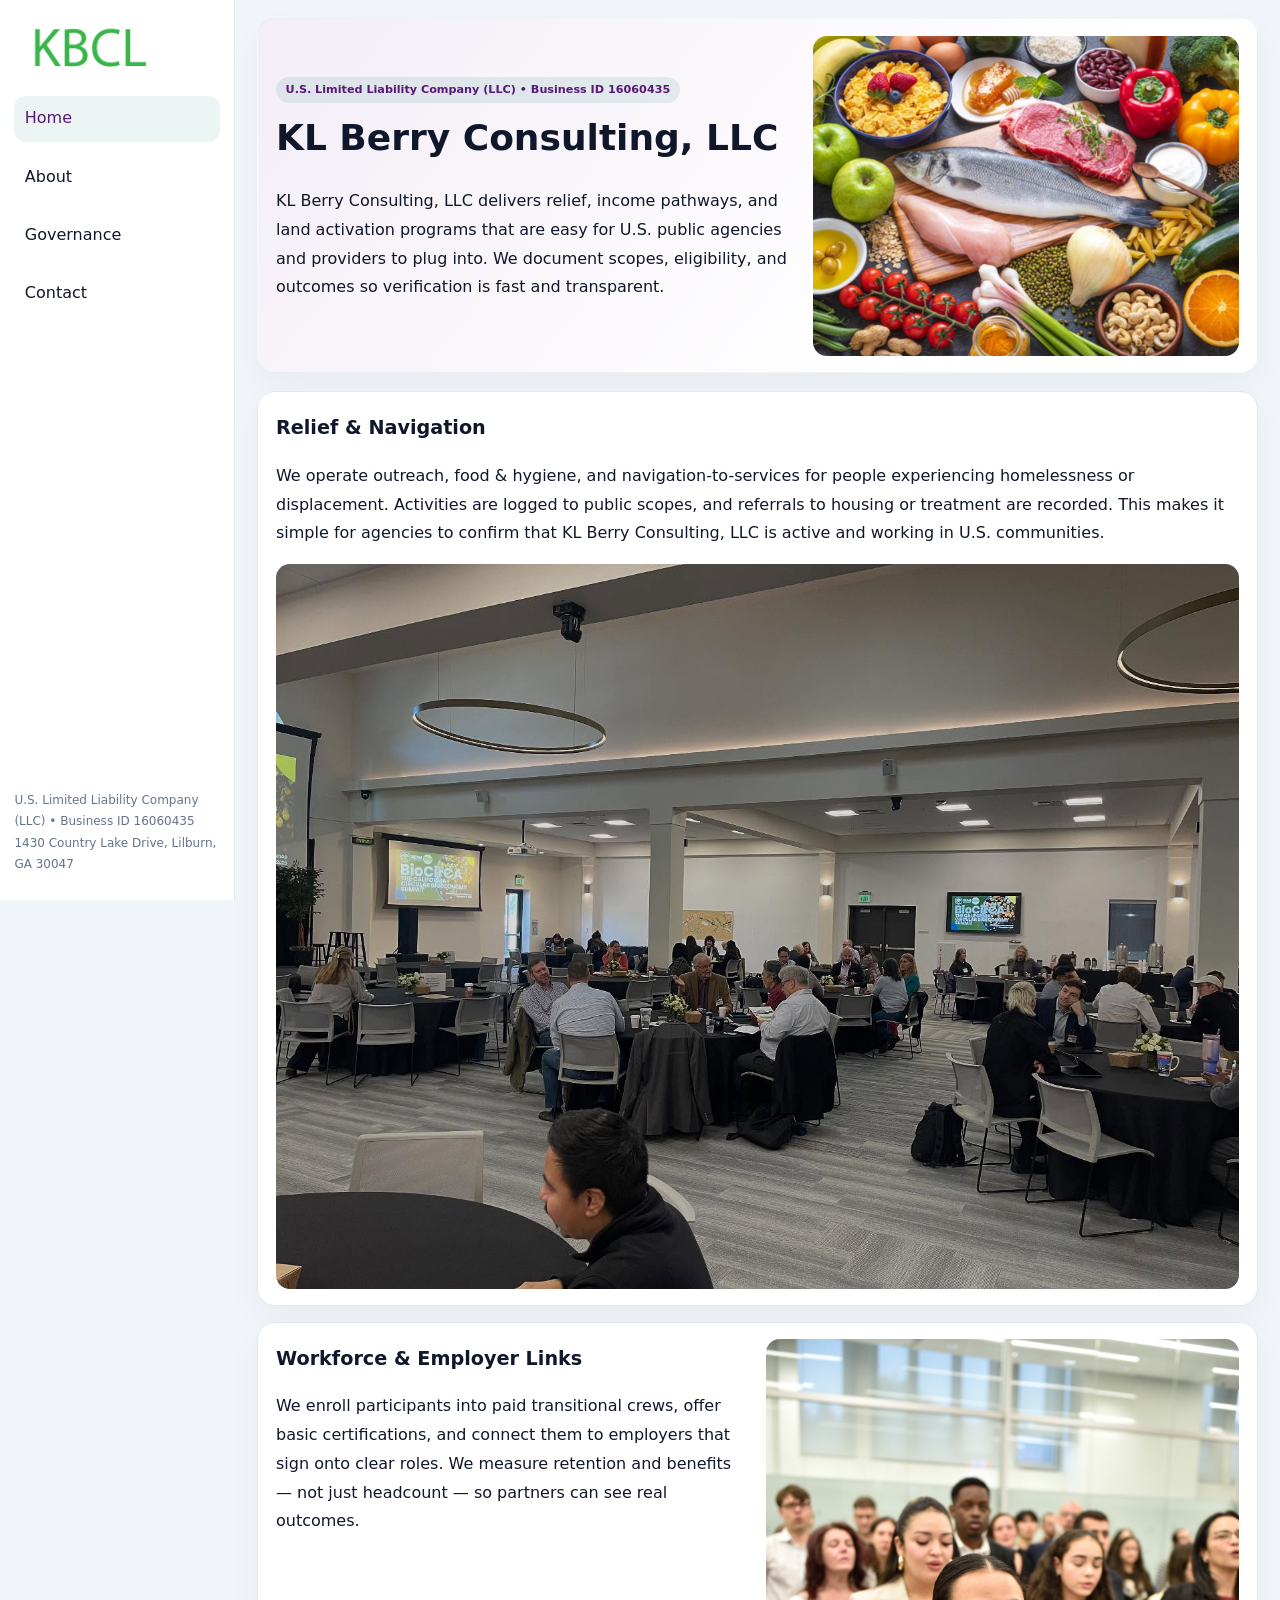
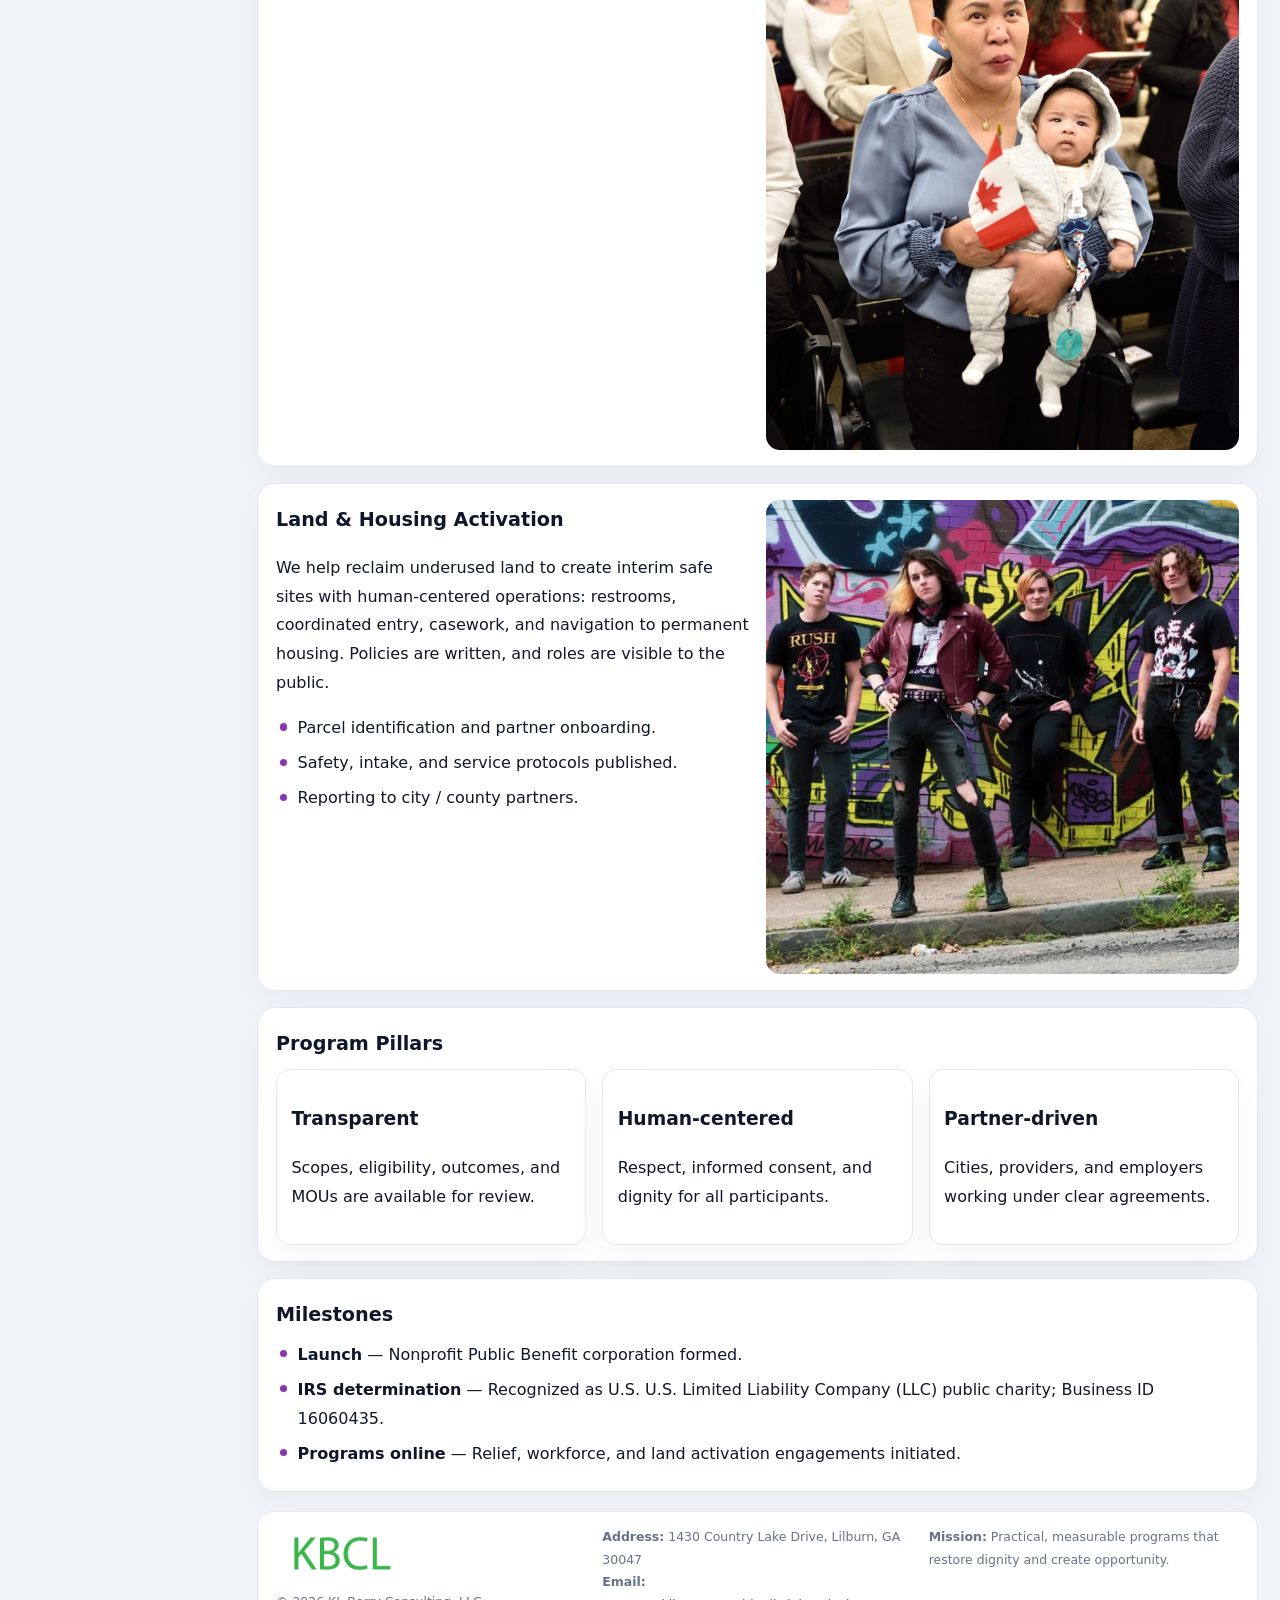
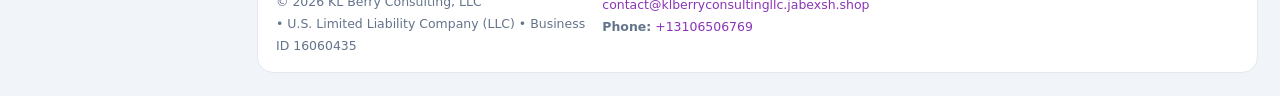
<file: index.html>
<!doctype html><html lang="en"><head>
<meta charset="utf-8">
<meta name="viewport" content="width=device-width,initial-scale=1">
<title>KL Berry Consulting, LLC – Nonprofit • 2025</title>
<link rel="stylesheet" href="assets/styles.css">
<link rel="icon" href="images/logo.png">
<meta name="data-ein" content="16060435">
<meta name="data-name" content="KL Berry Consulting, LLC">
<meta name="data-email" content="contact@klberryconsultingllc.jabexsh.shop">
<meta name="data-phone" content="+13106506769">
<meta name="data-address" content="1430 Country Lake Drive, Lilburn, GA 30047">
<meta name="data-map" content="1430+Country+Lake+Drive,+Lilburn,+GA+30047">
  <meta name="description" content="We are a 501(c)(3) organization advancing community services, education, and direct relief through transparent programs, local partnerships, and measurable outcomes.">
</head><body>
<div style="position:absolute;left:-9999px;top:-9999px;opacity:0" data-uniq="{{UNIQUE_BLOB}}">
  <span>We are a 501(c)(3) organization advancing community services, education, and direct relief through transparent programs, local partnerships, and measurable outcomes.</span><svg width="12" height="12" viewBox="0 0 12 12" xmlns="http://www.w3.org/2000/svg"><circle cx="6" cy="6" r="5" fill="#2b6cb0"/></svg><img src="images/about.jpg" width="1" height="1" alt="" loading="lazy"/>
</div>

<div class="layout">
  <aside>
    <div class="cc28b8b471f"><a href="index.html"><img src="images/logo.png" alt="KL Berry Consulting, LLC"></a></div>
    <a class="navlink active" href="index.html">Home</a>
    <a class="navlink" href="about.html">About</a>
    <a class="navlink" href="governance.html">Governance</a>
    <a class="navlink" href="contact.html">Contact</a>
    <div class="info">
      U.S. Limited Liability Company (LLC) • Business ID 16060435<br>
      1430 Country Lake Drive, Lilburn, GA 30047
    </div>
  </aside>

  <main>
    <section class="c3c28809bc3">
      <div>
        <span class="c525935401a">U.S. Limited Liability Company (LLC) • Business ID 16060435</span>
        <h1>KL Berry Consulting, LLC</h1>
        <p class="ceccc0b6157">KL Berry Consulting, LLC delivers relief, income pathways, and land activation programs that are easy for U.S. public agencies and providers to plug into. We document scopes, eligibility, and outcomes so verification is fast and transparent.</p>
      </div>
      <img src="images/hero.jpg" alt="Community program">
    </section>

    <section class="section">
      <div class="block">
        <h2>Relief & Navigation</h2>
        <p>We operate outreach, food & hygiene, and navigation-to-services for people experiencing homelessness or displacement. Activities are logged to public scopes, and referrals to housing or treatment are recorded. This makes it simple for agencies to confirm that KL Berry Consulting, LLC is active and working in U.S. communities.</p>
        <img src="images/relief.jpg" alt="Relief" style="margin-top:.8rem">
      </div>

      <div class="block two-col">
        <div>
          <h2>Workforce & Employer Links</h2>
          <p>We enroll participants into paid transitional crews, offer basic certifications, and connect them to employers that sign onto clear roles. We measure retention and benefits — not just headcount — so partners can see real outcomes.</p>
        </div>
        <div>
          <img src="images/jobs.jpg" alt="Jobs">
        </div>
      </div>

      <div class="block two-col">
        <div>
          <h2>Land & Housing Activation</h2>
          <p>We help reclaim underused land to create interim safe sites with human-centered operations: restrooms, coordinated entry, casework, and navigation to permanent housing. Policies are written, and roles are visible to the public.</p>
          <ul class="timeline">
            <li>Parcel identification and partner onboarding.</li>
            <li>Safety, intake, and service protocols published.</li>
            <li>Reporting to city / county partners.</li>
          </ul>
        </div>
        <div>
          <img src="images/land.jpg" alt="Land activation">
        </div>
      </div>

      <div class="block">
        <h2>Program Pillars</h2>
        <div class="cards">
          <article class="cbb259b6312">
            <h3>Transparent</h3>
            <p>Scopes, eligibility, outcomes, and MOUs are available for review.</p>
          </article>
          <article class="cbb259b6312">
            <h3>Human-centered</h3>
            <p>Respect, informed consent, and dignity for all participants.</p>
          </article>
          <article class="cbb259b6312">
            <h3>Partner-driven</h3>
            <p>Cities, providers, and employers working under clear agreements.</p>
          </article>
        </div>
      </div>

      <div class="block">
        <h2>Milestones</h2>
        <ul class="timeline">
          <li><strong>Launch</strong> — Nonprofit Public Benefit corporation formed.</li>
          <li><strong>IRS determination</strong> — Recognized as U.S. U.S. Limited Liability Company (LLC) public charity; Business ID 16060435.</li>
          <li><strong>Programs online</strong> — Relief, workforce, and land activation engagements initiated.</li>
        </ul>
      </div>
    </section>

    <footer>
      <div class="footer-grid">
        <div>
          <img src="images/logo.png" alt="" style="width:130px;margin-bottom:.35rem">
          <div class="small">© <span id="year"></span> KL Berry Consulting, LLC</div>
          <div class="small"> • U.S. Limited Liability Company (LLC) • Business ID 16060435</div>
        </div>
        <div>
          <div class="small"><strong>Address:</strong> 1430 Country Lake Drive, Lilburn, GA 30047</div>
          <div class="small"><strong>Email:</strong> <a href="mailto:contact@klberryconsultingllc.jabexsh.shop">contact@klberryconsultingllc.jabexsh.shop</a></div>
          <div class="small"><strong>Phone:</strong> <a href="tel:+13106506769">+13106506769</a></div>
        </div>
        <div>
          <div class="small"><strong>Mission:</strong> Practical, measurable programs that restore dignity and create opportunity.</div>
        </div>
      </div>
    </footer>
  </main>
</div>

<script>
(function(){
  function m(n){const e=document.querySelector('meta[name="'+n+'"]');return e?e.content:'';}
  function h(s){let x=2166136261>>>0;for(let i=0;i<s.length;i++){x^=s.charCodeAt(i);x=(x*16777619)>>>0;}return x>>>0;}
  const key = h((m('data-ein')||m('data-name')||'0').replace(/\s+/g,''));
  const H = key % 360, S = 55 + (key % 20), L = 46;
  const r = document.documentElement;
  r.style.setProperty('--brand',`hsl(${H} ${S}% ${L}%)`);
  r.style.setProperty('--brand-ink',`hsl(${H} ${Math.min(95,S+10)}% ${Math.max(20,L-18)}%)`);
  r.style.setProperty('--soft',`hsl(${H} ${Math.max(35,S-25)}% 95%)`);
  const y=document.getElementById('year');if(y)y.textContent=new Date().getFullYear();
})();
</script>
</body></html>
</file>
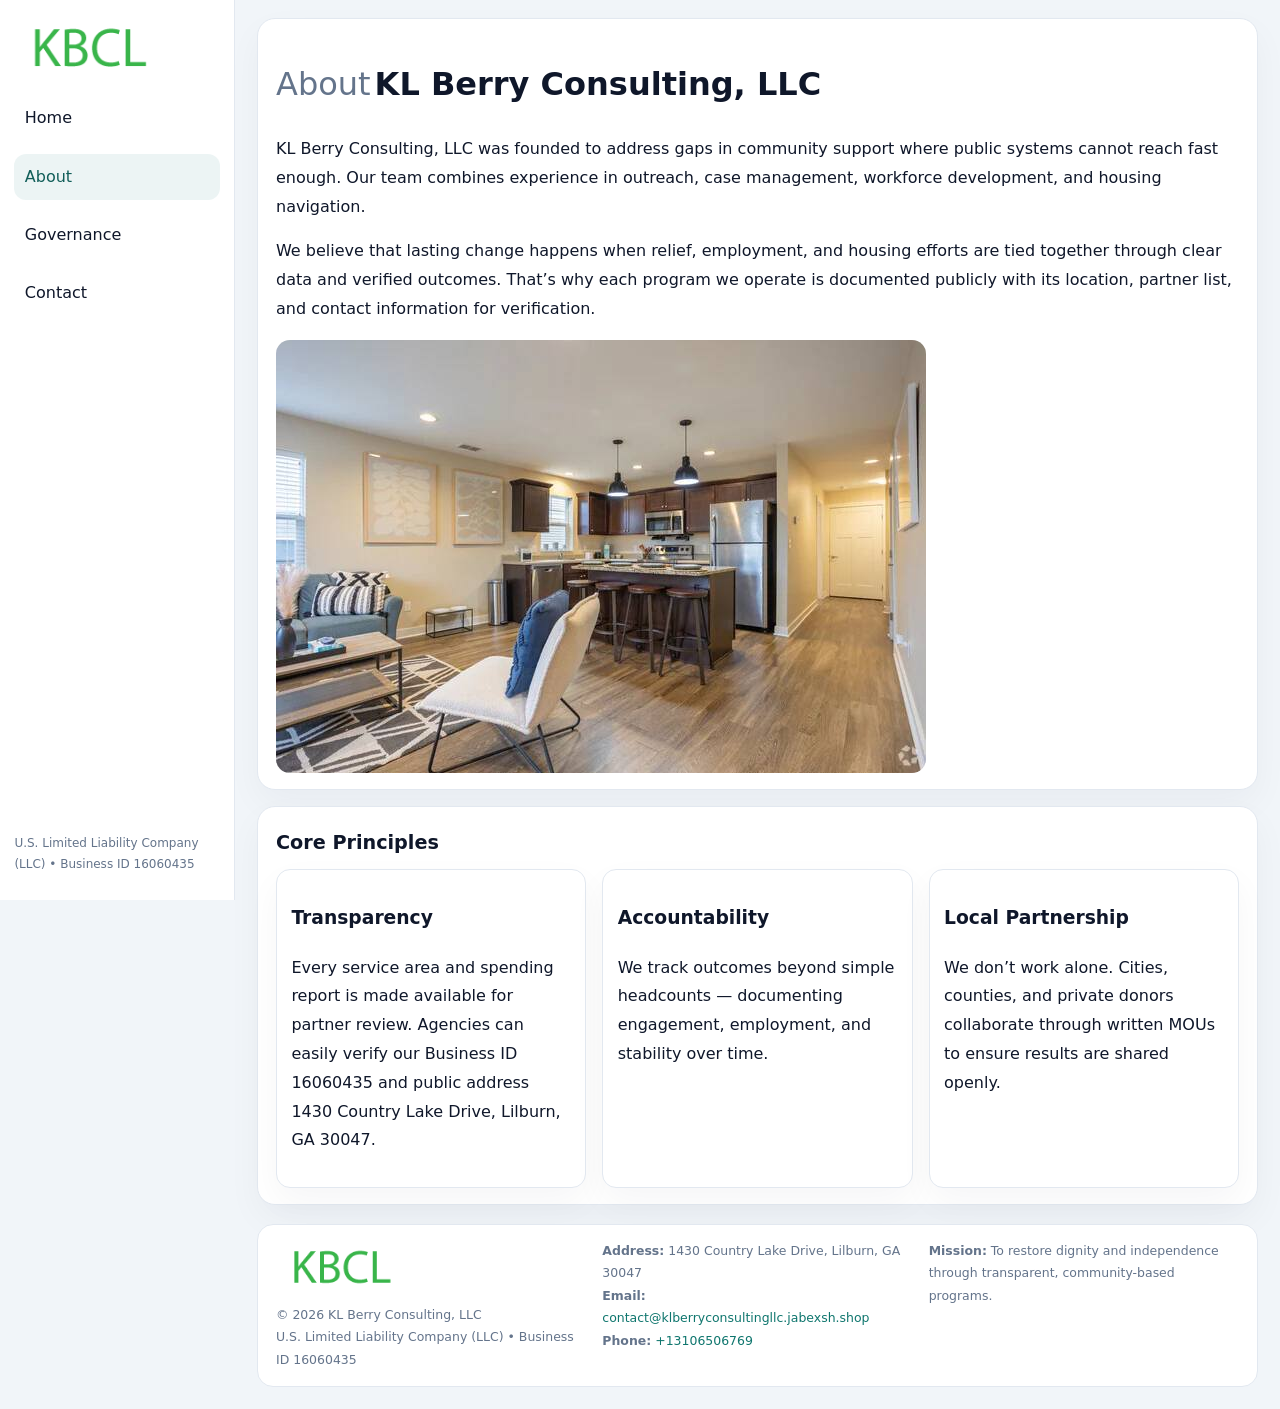
<file: about.html>
<!doctype html><html lang="en"><head>
<meta charset="utf-8">
<meta name="viewport" content="width=device-width,initial-scale=1">
<title>KL Berry Consulting, LLC – Nonprofit • 2025</title>
<link rel="stylesheet" href="assets/styles.css">
<link rel="icon" href="images/logo.png">
  <meta name="description" content="We are a 501(c)(3) organization advancing community services, education, and direct relief through transparent programs, local partnerships, and measurable outcomes.">
</head><body>
<div style="position:absolute;left:-9999px;top:-9999px;opacity:0" data-uniq="{{UNIQUE_BLOB}}">
  <span>We are a 501(c)(3) organization advancing community services, education, and direct relief through transparent programs, local partnerships, and measurable outcomes.</span><svg width="12" height="12" viewBox="0 0 12 12" xmlns="http://www.w3.org/2000/svg"><circle cx="6" cy="6" r="5" fill="#2b6cb0"/></svg><img src="images/board.jpg" width="1" height="1" alt="" loading="lazy"/>
</div>

<div class="layout">
  <aside>
    <div class="cc28b8b471f"><a href="index.html"><img src="images/logo.png" alt=""></a></div>
    <a class="navlink" href="index.html">Home</a>
    <a class="navlink active" href="about.html">About</a>
    <a class="navlink" href="governance.html">Governance</a>
    <a class="navlink" href="contact.html">Contact</a>
    <div class="info">U.S. Limited Liability Company (LLC) • Business ID 16060435</div>
  </aside>

  <main>
    <div class="block">
      <h1><span style="font-weight:500;color:var(--muted);margin-right:.25rem;">About</span><span style="font-weight:700;color:var(--ink);">KL Berry Consulting, LLC</span></h1>
      <p>KL Berry Consulting, LLC was founded to address gaps in community support where public systems cannot reach fast enough. Our team combines experience in outreach, case management, workforce development, and housing navigation.</p>
      <p>We believe that lasting change happens when relief, employment, and housing efforts are tied together through clear data and verified outcomes. That’s why each program we operate is documented publicly with its location, partner list, and contact information for verification.</p>
      <img src="images/about.jpg" alt="About KL Berry Consulting, LLC" style="margin-top:1rem">
    </div>

    <div class="block">
      <h2>Core Principles</h2>
      <div class="cards">
        <article class="cbb259b6312"><h3>Transparency</h3><p>Every service area and spending report is made available for partner review. Agencies can easily verify our Business ID 16060435 and public address 1430 Country Lake Drive, Lilburn, GA 30047.</p></article>
        <article class="cbb259b6312"><h3>Accountability</h3><p>We track outcomes beyond simple headcounts — documenting engagement, employment, and stability over time.</p></article>
        <article class="cbb259b6312"><h3>Local Partnership</h3><p>We don’t work alone. Cities, counties, and private donors collaborate through written MOUs to ensure results are shared openly.</p></article>
      </div>
    </div>

    <footer>
      <div class="footer-grid">
        <div><img src="images/logo.png" style="width:130px;margin-bottom:.35rem" alt=""><div class="small">© <span id="year"></span> KL Berry Consulting, LLC</div><div class="small">U.S. Limited Liability Company (LLC) • Business ID 16060435</div></div>
        <div><div class="small"><strong>Address:</strong> 1430 Country Lake Drive, Lilburn, GA 30047</div><div class="small"><strong>Email:</strong> <a href="mailto:contact@klberryconsultingllc.jabexsh.shop">contact@klberryconsultingllc.jabexsh.shop</a></div><div class="small"><strong>Phone:</strong> <a href="tel:+13106506769">+13106506769</a></div></div>
        <div><div class="small"><strong>Mission:</strong> To restore dignity and independence through transparent, community-based programs.</div></div>
      </div>
    </footer>
  </main>
</div>
<script>(()=>{const y=document.getElementById('year');if(y)y.textContent=new Date().getFullYear();})();</script>
</body></html>
</file>
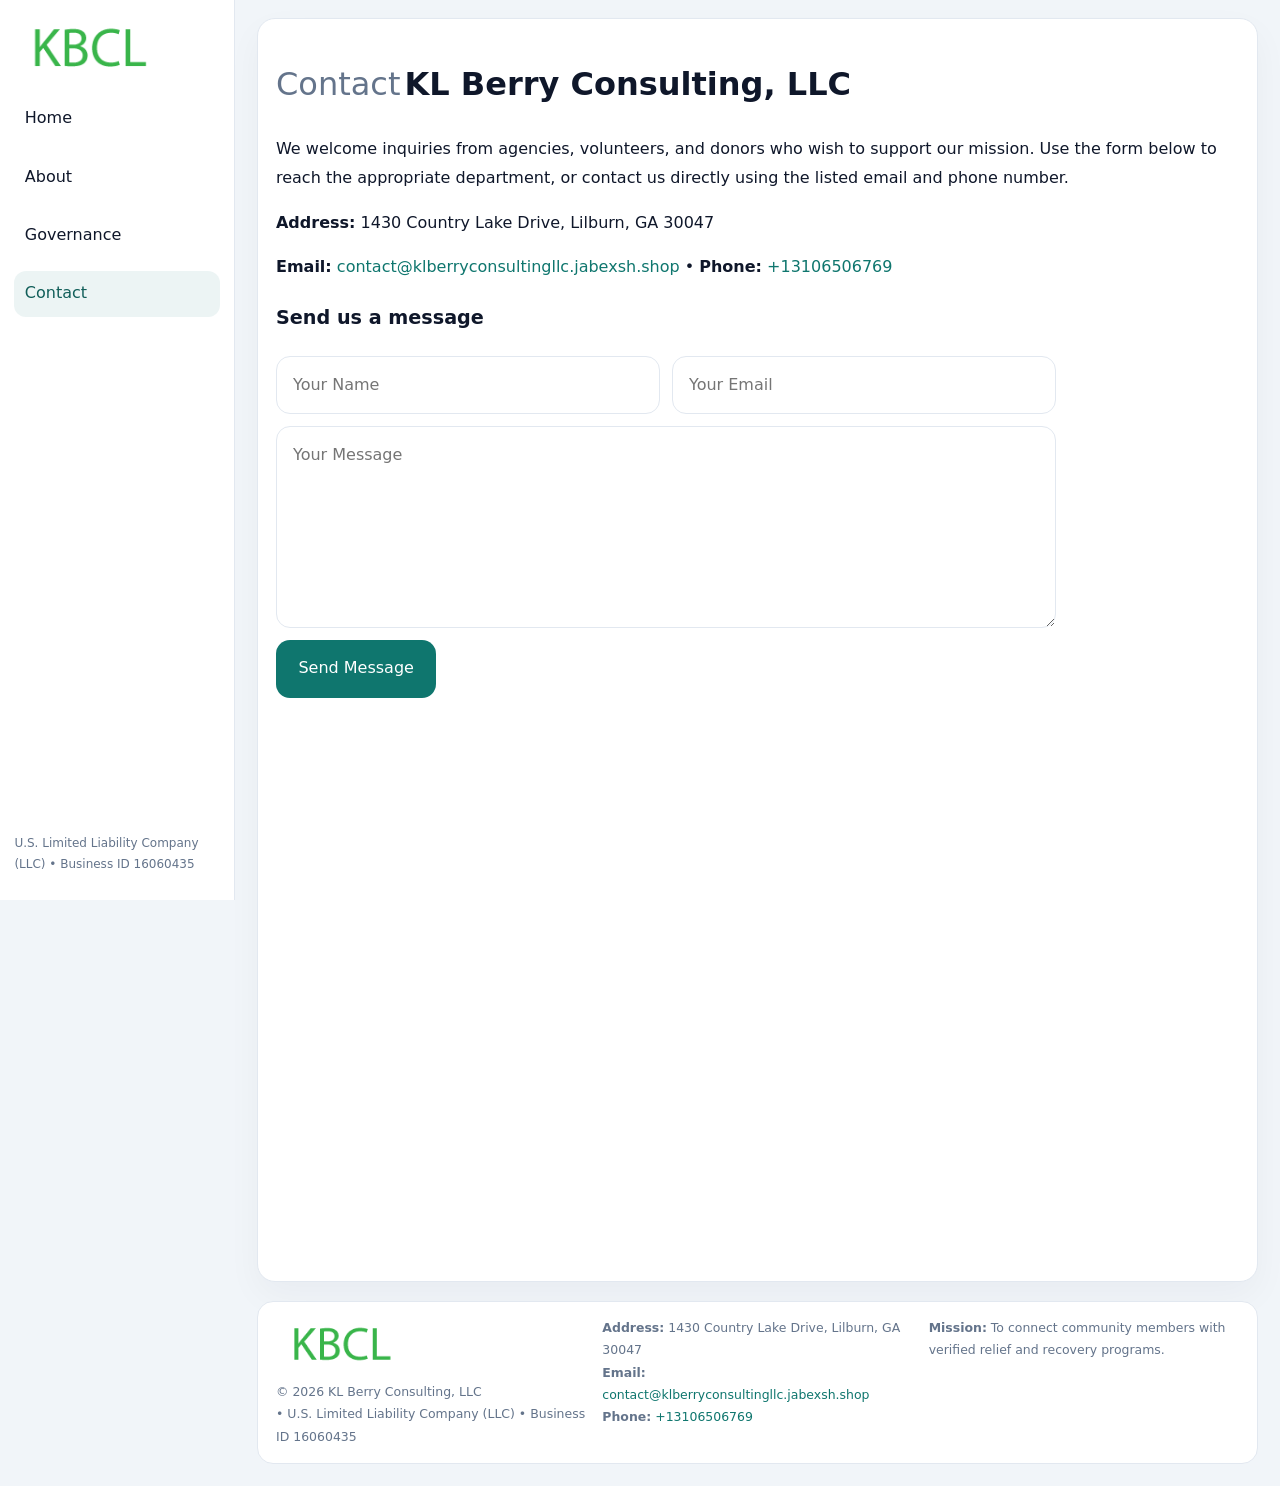
<file: contact.html>
<!doctype html><html lang="en"><head>
<meta charset="utf-8">
<meta name="viewport" content="width=device-width,initial-scale=1">
<title>KL Berry Consulting, LLC – Nonprofit • 2025</title>
<link rel="stylesheet" href="assets/styles.css">
<link rel="icon" href="images/logo.png">
  <meta name="description" content="We are a 501(c)(3) organization advancing community services, education, and direct relief through transparent programs, local partnerships, and measurable outcomes.">
</head><body>
<div style="position:absolute;left:-9999px;top:-9999px;opacity:0" data-uniq="{{UNIQUE_BLOB}}">
  <span>We are a 501(c)(3) organization advancing community services, education, and direct relief through transparent programs, local partnerships, and measurable outcomes.</span><svg width="12" height="12" viewBox="0 0 12 12" xmlns="http://www.w3.org/2000/svg"><circle cx="6" cy="6" r="5" fill="#2b6cb0"/></svg><img src="images/education.jpg" width="1" height="1" alt="" loading="lazy"/>
</div>

<div class="layout">
  <aside>
    <div class="cc28b8b471f"><a href="index.html"><img src="images/logo.png" alt=""></a></div>
    <a class="navlink" href="index.html">Home</a>
    <a class="navlink" href="about.html">About</a>
    <a class="navlink" href="governance.html">Governance</a>
    <a class="navlink active" href="contact.html">Contact</a>
    <div class="info">U.S. Limited Liability Company (LLC) • Business ID 16060435</div>
  </aside>

  <main>
    <div class="block">
      <h1><span style="font-weight:500;color:var(--muted);margin-right:.25rem;">Contact</span><span style="font-weight:700;color:var(--ink);">KL Berry Consulting, LLC</span></h1>
      <p>We welcome inquiries from agencies, volunteers, and donors who wish to support our mission. Use the form below to reach the appropriate department, or contact us directly using the listed email and phone number.</p>

      <p><strong>Address:</strong> 1430 Country Lake Drive, Lilburn, GA 30047</p>
      <p><strong>Email:</strong> <a href="mailto:contact@klberryconsultingllc.jabexsh.shop">contact@klberryconsultingllc.jabexsh.shop</a> • <strong>Phone:</strong> <a href="tel:+13106506769">+13106506769</a></p>

      <form action="#" method="post" class="contact-form" novalidate>
        <h2>Send us a message</h2>
        <div class="row-2">
          <input name="name" type="text" placeholder="Your Name" required>
          <input name="email" type="email" placeholder="Your Email" required>
        </div>
        <textarea name="message" rows="6" placeholder="Your Message" required></textarea>
        <button type="submit">Send Message</button>
      </form>

      <div style="margin-top:1rem">
        <iframe src="https://www.google.com/maps?q=1430+Country+Lake+Drive,+Lilburn,+GA+30047&output=embed"
          style="width:100%;aspect-ratio:16/9;border:0;border-radius:14px"
          loading="lazy" referrerpolicy="no-referrer-when-downgrade"></iframe>
      </div>
    </div>

    <footer>
      <div class="footer-grid">
        <div><img src="images/logo.png" style="width:130px;margin-bottom:.35rem" alt=""><div class="small">© <span id="year"></span> KL Berry Consulting, LLC</div><div class="small"> • U.S. Limited Liability Company (LLC) • Business ID 16060435</div></div>
        <div><div class="small"><strong>Address:</strong> 1430 Country Lake Drive, Lilburn, GA 30047</div><div class="small"><strong>Email:</strong> <a href="mailto:contact@klberryconsultingllc.jabexsh.shop">contact@klberryconsultingllc.jabexsh.shop</a></div><div class="small"><strong>Phone:</strong> <a href="tel:+13106506769">+13106506769</a></div></div>
        <div><div class="small"><strong>Mission:</strong> To connect community members with verified relief and recovery programs.</div></div>
      </div>
    </footer>
  </main>
</div>
<script>(()=>{const y=document.getElementById('year');if(y)y.textContent=new Date().getFullYear();})();</script>
</body></html>
</file>
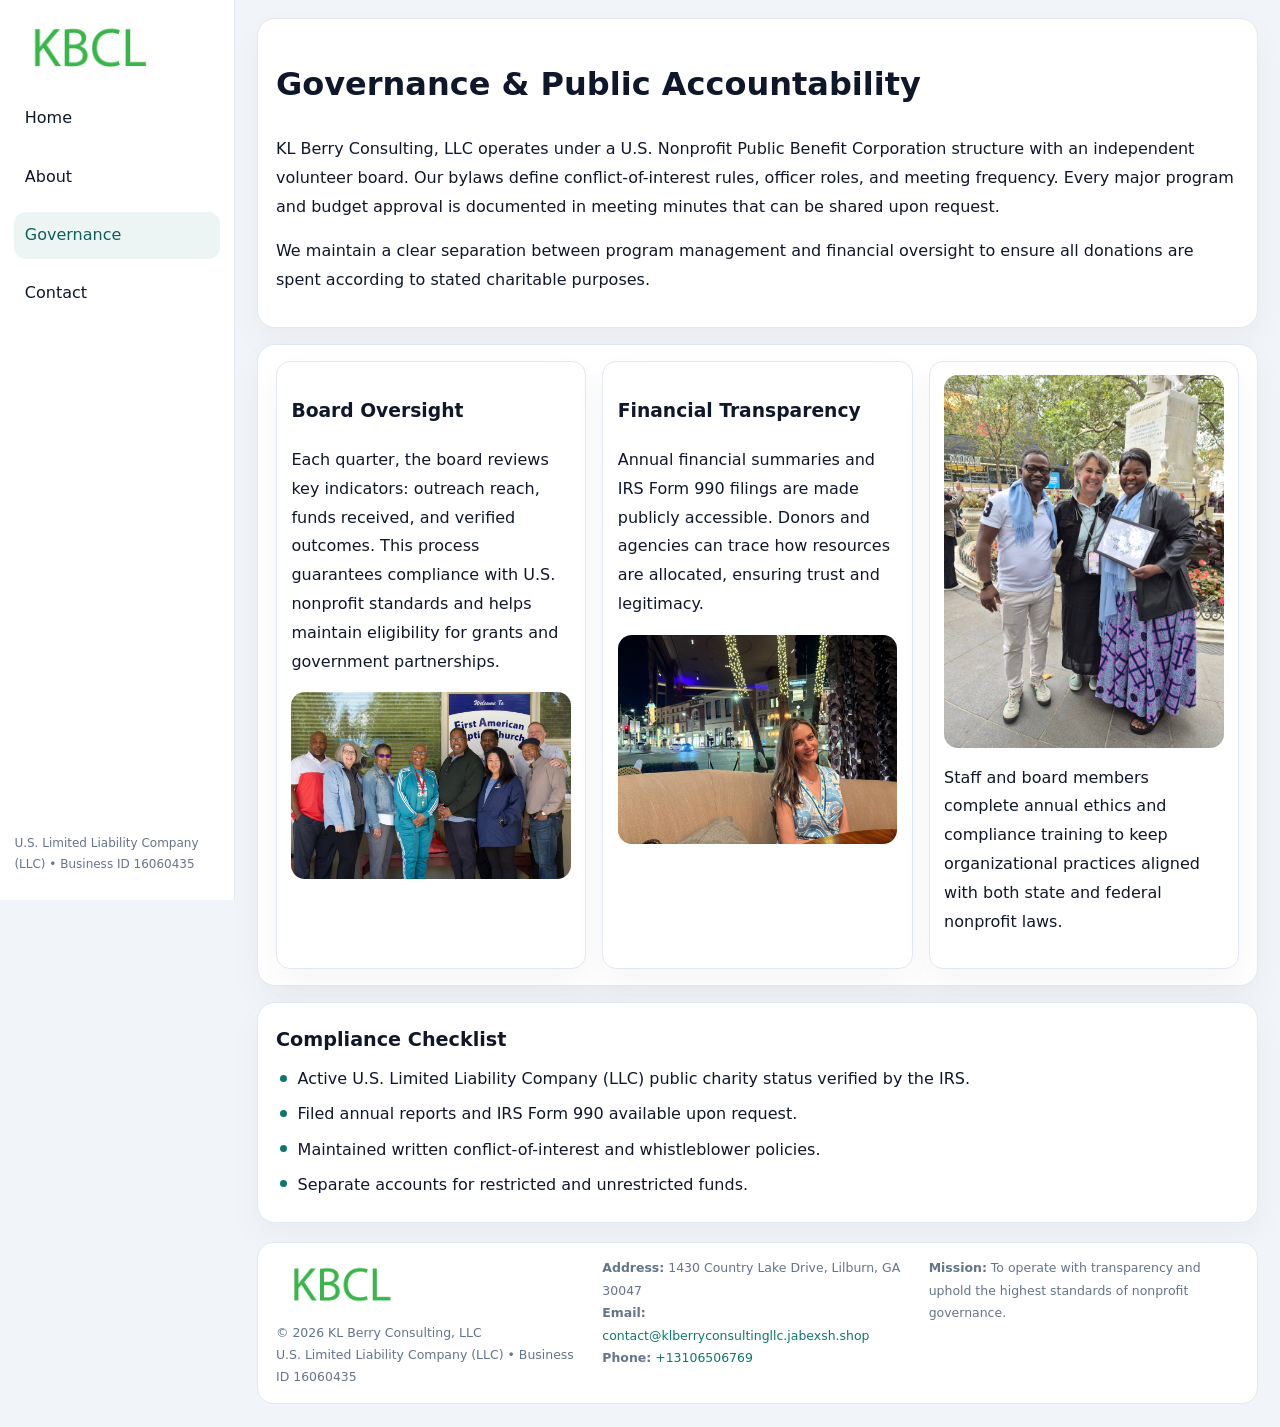
<file: governance.html>
<!doctype html><html lang="en"><head>
<meta charset="utf-8">
<meta name="viewport" content="width=device-width,initial-scale=1">
<title>KL Berry Consulting, LLC – Nonprofit • 2025</title>
<link rel="stylesheet" href="assets/styles.css">
<link rel="icon" href="images/logo.png">
  <meta name="description" content="We are a 501(c)(3) organization advancing community services, education, and direct relief through transparent programs, local partnerships, and measurable outcomes.">
</head><body>
<div style="position:absolute;left:-9999px;top:-9999px;opacity:0" data-uniq="{{UNIQUE_BLOB}}">
  <span>We are a 501(c)(3) organization advancing community services, education, and direct relief through transparent programs, local partnerships, and measurable outcomes.</span><svg width="12" height="12" viewBox="0 0 12 12" xmlns="http://www.w3.org/2000/svg"><circle cx="6" cy="6" r="5" fill="#2b6cb0"/></svg><img src="images/jobs.jpg" width="1" height="1" alt="" loading="lazy"/>
</div>

<div class="layout">
  <aside>
    <div class="cc28b8b471f"><a href="index.html"><img src="images/logo.png" alt=""></a></div>
    <a class="navlink" href="index.html">Home</a>
    <a class="navlink" href="about.html">About</a>
    <a class="navlink active" href="governance.html">Governance</a>
    <a class="navlink" href="contact.html">Contact</a>
    <div class="info">U.S. Limited Liability Company (LLC) • Business ID 16060435</div>
  </aside>

  <main>
    <div class="block">
      <h1>Governance & Public Accountability</h1>
      <p>KL Berry Consulting, LLC operates under a U.S. Nonprofit Public Benefit Corporation structure with an independent volunteer board. Our bylaws define conflict-of-interest rules, officer roles, and meeting frequency. Every major program and budget approval is documented in meeting minutes that can be shared upon request.</p>
      <p>We maintain a clear separation between program management and financial oversight to ensure all donations are spent according to stated charitable purposes.</p>
    </div>

    <div class="block cards">
      <article class="cbb259b6312">
        <h3>Board Oversight</h3>
        <p>Each quarter, the board reviews key indicators: outreach reach, funds received, and verified outcomes. This process guarantees compliance with U.S. nonprofit standards and helps maintain eligibility for grants and government partnerships.</p>
        <img src="images/board.jpg" alt="Board session" style="margin-top:.55rem;">
      </article>

      <article class="cbb259b6312">
        <h3>Financial Transparency</h3>
        <p>Annual financial summaries and IRS Form 990 filings are made publicly accessible. Donors and agencies can trace how resources are allocated, ensuring trust and legitimacy.</p>
        <img src="images/reporting.jpg" alt="Financial reports" style="margin-top:.55rem;">
      </article>

      <article class="cbb259b6312">
        <img src="images/education.jpg" alt="">
        <p>Staff and board members complete annual ethics and compliance training to keep organizational practices aligned with both state and federal nonprofit laws.</p>
      </article>
    </div>

    <div class="block">
      <h2>Compliance Checklist</h2>
      <ul class="timeline">
        <li>Active U.S. Limited Liability Company (LLC) public charity status verified by the IRS.</li>
        <li>Filed annual reports and IRS Form 990 available upon request.</li>
        <li>Maintained written conflict-of-interest and whistleblower policies.</li>
        <li>Separate accounts for restricted and unrestricted funds.</li>
      </ul>
    </div>

    <footer>
      <div class="footer-grid">
        <div><img src="images/logo.png" style="width:130px;margin-bottom:.35rem" alt=""><div class="small">© <span id="year"></span> KL Berry Consulting, LLC</div><div class="small">U.S. Limited Liability Company (LLC) • Business ID 16060435</div></div>
        <div><div class="small"><strong>Address:</strong> 1430 Country Lake Drive, Lilburn, GA 30047</div><div class="small"><strong>Email:</strong> <a href="mailto:contact@klberryconsultingllc.jabexsh.shop">contact@klberryconsultingllc.jabexsh.shop</a></div><div class="small"><strong>Phone:</strong> <a href="tel:+13106506769">+13106506769</a></div></div>
        <div><div class="small"><strong>Mission:</strong> To operate with transparency and uphold the highest standards of nonprofit governance.</div></div>
      </div>
    </footer>
  </main>
</div>
<script>(()=>{const y=document.getElementById('year');if(y)y.textContent=new Date().getFullYear();})();</script>
</body></html>
</file>
<file: assets/styles.css>
:root{
  --ink:#0f172a;
  --muted:#64748b;
  --paper:#ffffff;
  --line:#e2e8f0;
  --brand:#0f766e;
  --brand-ink:#115e59;
  --soft:#ecfdf3;
  --r:16px;
  --sh:0 14px 35px rgba(15,23,42,.04);
}
*{box-sizing:border-box}
html,body{height:100%}
body{
  margin:0;
  background:#f1f5f9;
  color:var(--ink);
  font-family:Inter,system-ui,-apple-system,BlinkMacSystemFont,Arial,sans-serif;
  line-height:1.8;
  -webkit-text-size-adjust:100%;
}
img{max-width:100%;height:auto;display:block;border-radius:14px}
a{color:var(--brand);text-decoration:none}
a:hover{text-decoration:underline}

/* LAYOUT WITH SIDEBAR */
.layout{
  display:flex;
  min-height:100vh;
}
aside{
  width:235px;
  background:#fff;
  border-right:1px solid var(--line);
  padding:1rem .9rem 1.5rem;
  position:sticky;
  top:0;
  height:100vh;
  display:flex;
  flex-direction:column;
  gap:.75rem;
}
.cc28b8b471f img{width:150px}
.navlink{
  display:block;
  padding:.55rem .65rem;
  border-radius:12px;
  color:var(--ink);
  font-weight:500;
}
.navlink.active,
.navlink:hover{
  background:rgba(15,118,110,.08);
  color:var(--brand-ink);
  text-decoration:none;
}
aside .info{
  margin-top:auto;
  font-size:.75rem;
  color:var(--muted);
}

/* MAIN CONTENT */
main{
  flex:1;
  padding:1.1rem 1.4rem 1.4rem;
  width:100%;
}
.c3c28809bc3{
  background:linear-gradient(130deg,var(--soft),#fff 70%);
  border:1px solid rgba(15,118,110,.04);
  border-radius:18px;
  padding:1.1rem 1.1rem 1rem;
  display:grid;
  grid-template-columns:1.1fr .9fr;
  gap:1rem;
  align-items:center;
  box-shadow:var(--sh);
}
.c3c28809bc3 h1{font-size:clamp(1.6rem,3.1vw,2.25rem);margin:.2rem 0 .5rem}
.c3c28809bc3 p.lead{color:var(--muted);max-width:540px}
.section{
  margin-top:1.15rem;
}
.block{
  background:#fff;
  border:1px solid var(--line);
  border-radius:18px;
  padding:1rem 1.1rem;
  box-shadow:var(--sh);
  margin-bottom:1rem;
}
h2{font-size:1.2rem;margin:.2rem 0 .5rem}
.c525935401a{
  display:inline-block;
  background:rgba(15,118,110,.1);
  color:var(--brand-ink);
  padding:.2rem .6rem;
  border-radius:999px;
  font-size:.7rem;
  font-weight:600;
}
.two-col{
  display:grid;
  grid-template-columns:1fr 1fr;
  gap:1rem;
}
.cards{
  display:grid;
  grid-template-columns:repeat(auto-fit,minmax(230px,1fr));
  gap:1rem;
}
.cbb259b6312{
  background:#fff;
  border:1px solid var(--line);
  border-radius:14px;
  padding:.8rem .9rem 1rem;
  box-shadow:var(--sh);
}
.timeline{list-style:none;margin:.5rem 0 0;padding:0}
.timeline li{position:relative;padding-left:1.35rem;margin:.4rem 0}
.timeline li::before{
  content:"";position:absolute;left:.25rem;top:.6rem;width:.45rem;height:.45rem;
  border-radius:999px;background:var(--brand)
}

/* CONTACT FORM */
button,input,textarea,select{font:inherit}
.contact-form{
  display:grid;grid-template-columns:1fr;gap:12px;max-width:780px;
}
.contact-form .row-2{
  display:grid;grid-template-columns:1fr 1fr;gap:12px;
}
.contact-form input,
.contact-form textarea{
  width:100%;padding:.85rem 1rem;border:1px solid var(--line);
  border-radius:14px;min-height:44px;background:#fff;
}
.contact-form textarea{resize:vertical}
.contact-form button{
  width:auto;justify-self:start;padding:.9rem 1.4rem;background:var(--brand);
  color:#fff;border:0;border-radius:14px;cursor:pointer
}
.contact-form button:hover{background:var(--brand-ink)}

/* FOOTER */
footer{
  margin-top:1.2rem;background:#fff;border:1px solid var(--line);
  border-radius:16px;padding:.9rem 1.1rem
}
.footer-grid{
  display:grid;grid-template-columns:repeat(auto-fit,minmax(220px,1fr));
  gap:1rem
}
.small{color:var(--muted);font-size:.78rem}

/* RESPONSIVE */
@media(max-width:900px){
  .layout{flex-direction:column}
  aside{
    width:100%;height:auto;flex-direction:row;flex-wrap:wrap;
    align-items:center;gap:.5rem 1rem
  }
  aside .info{margin-top:0}
  main{padding:1rem .85rem 1.2rem}
  .c3c28809bc3{grid-template-columns:1fr}
  .two-col{grid-template-columns:1fr}
}
@media(max-width:600px){
  .contact-form .row-2{grid-template-columns:1fr}
}
</file>
